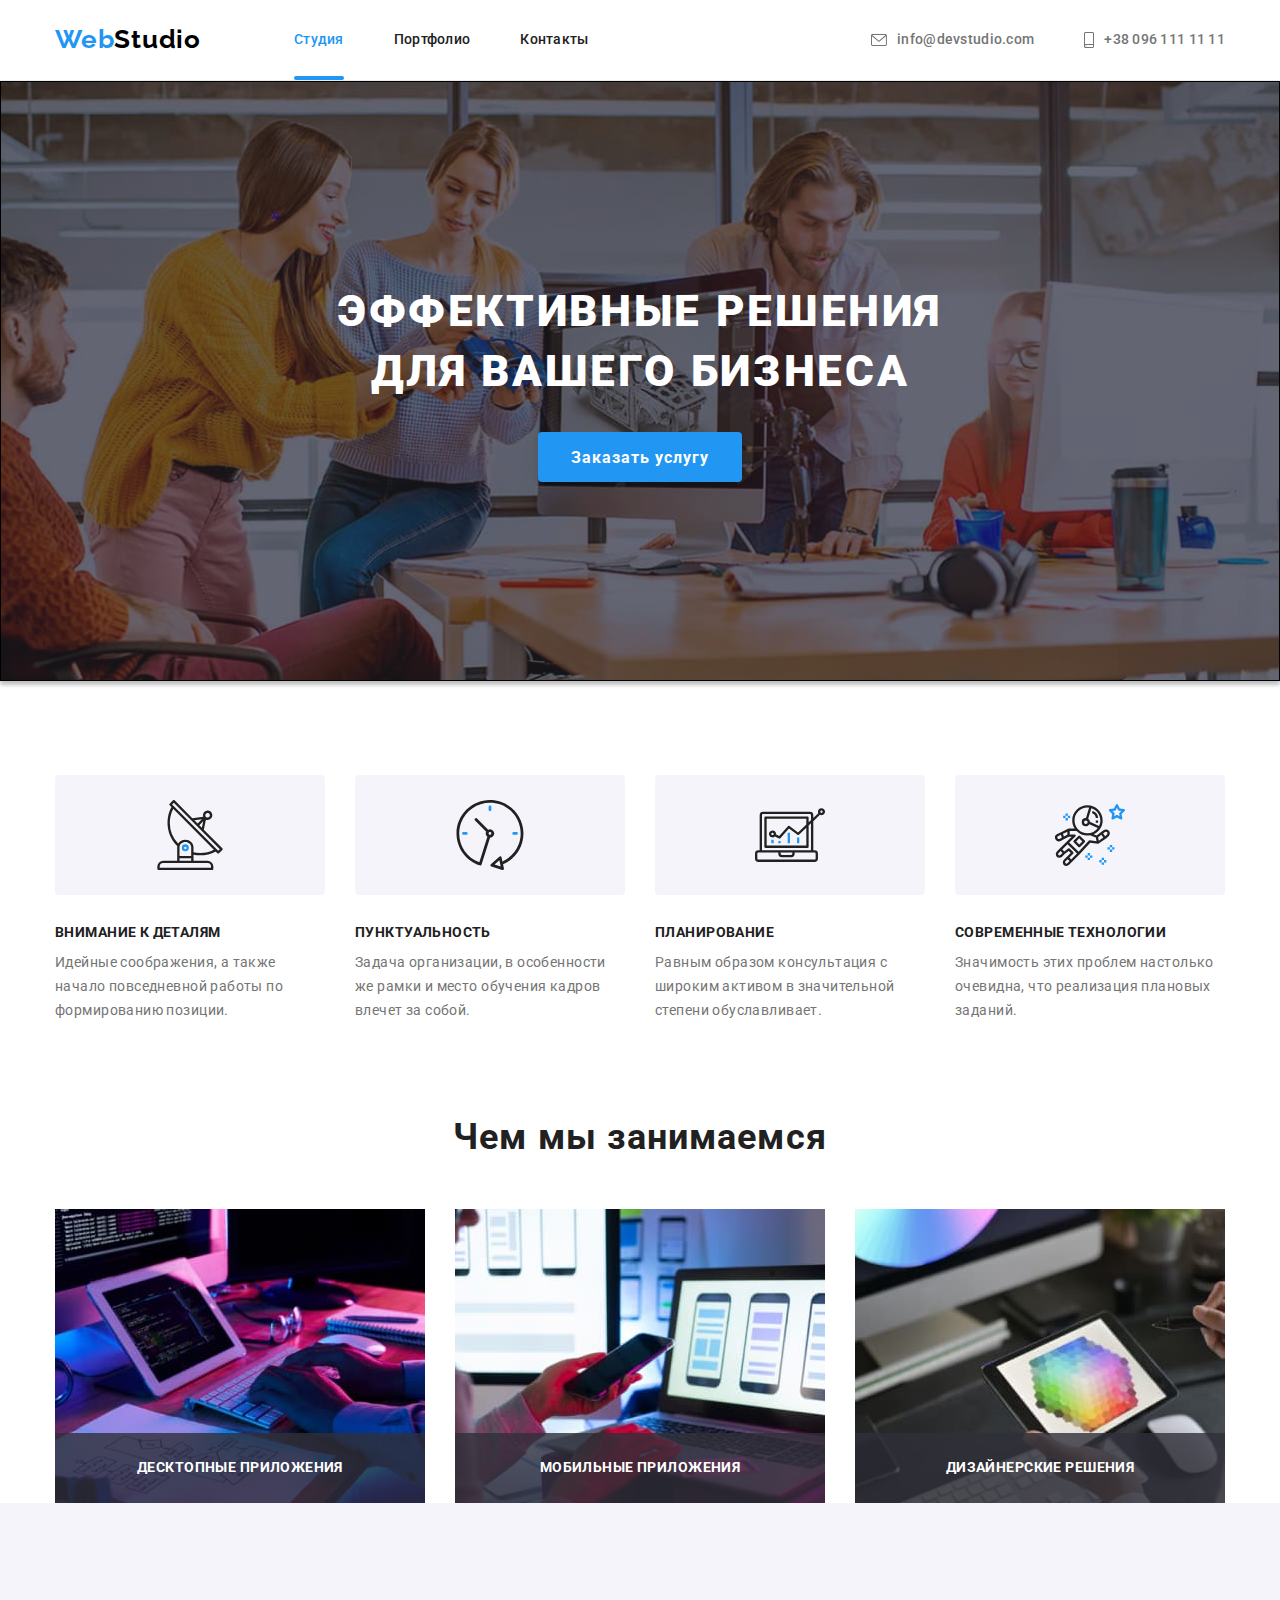
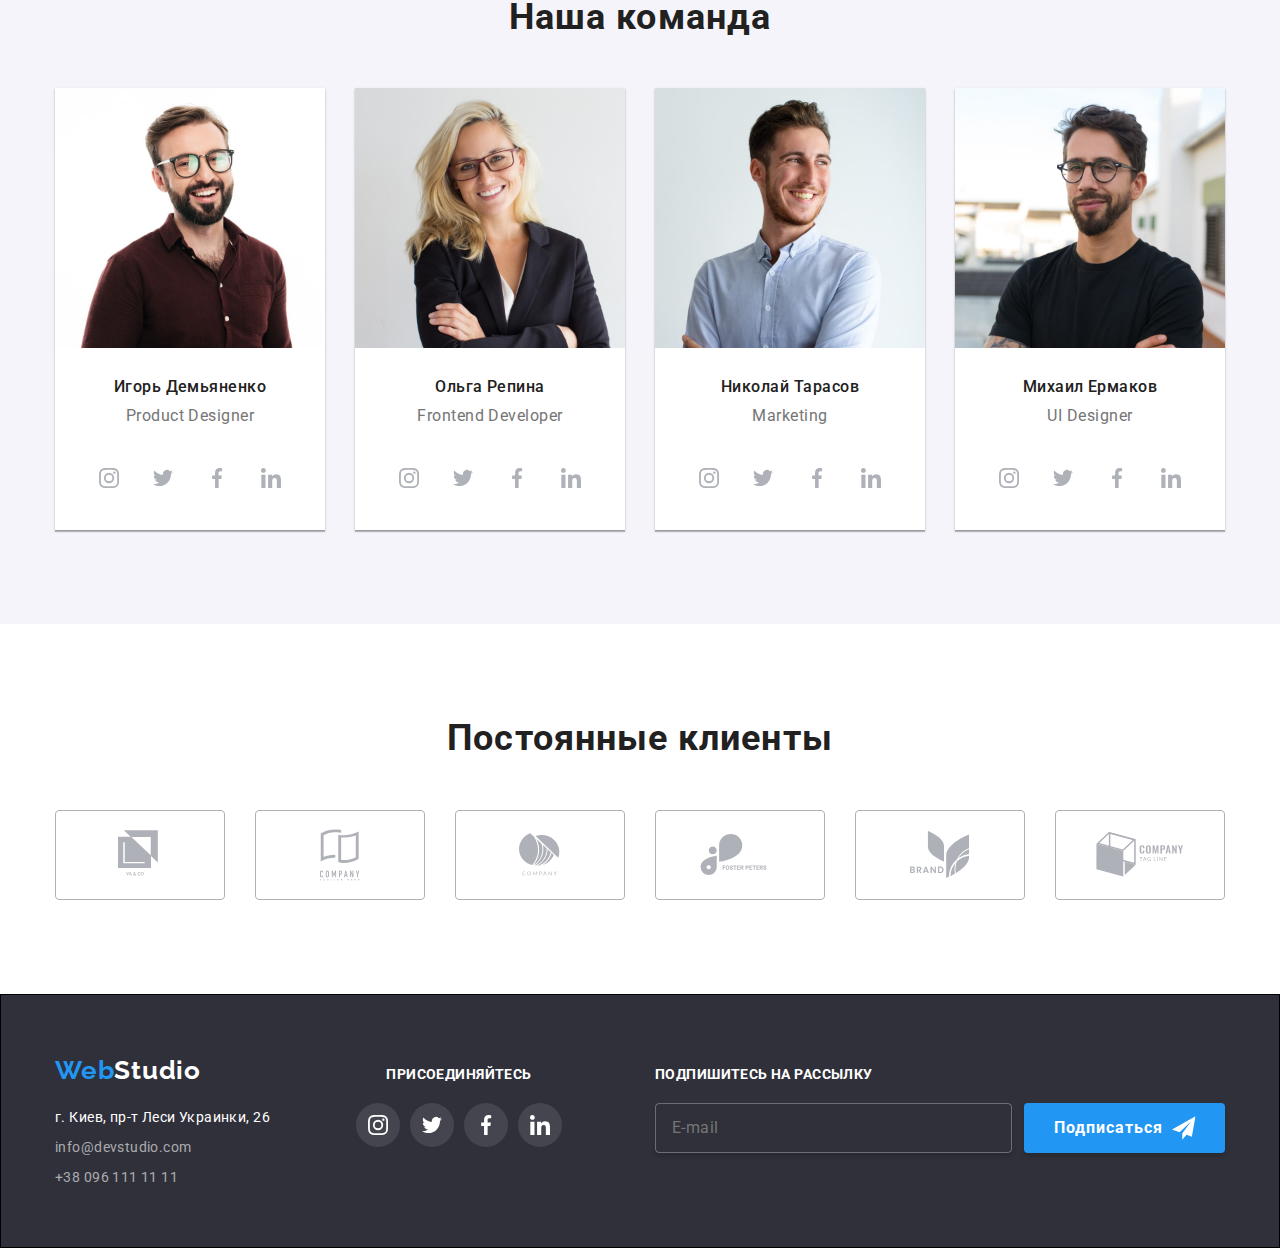
<file: index.html>
<!DOCTYPE html>
<html lang="ru">
  <head>
    <meta charset="UTF-8" />
    <meta name="viewport" content="width=device-width, initial-scale=1.0" />
    <link rel="preconnect" href="https://fonts.gstatic.com" />
    <link
      href="https://fonts.googleapis.com/css2?family=Raleway:wght@700&family=Roboto:wght@400;500;700;900&display=swap"
      rel="stylesheet"
    />
    <link
      rel="stylesheet"
      href="https://cdnjs.cloudflare.com/ajax/libs/modern-normalize/1.0.0/modern-normalize.min.css"
    />
    <link rel="stylesheet" href="./css/main.min.css" />
    <title>goit-markup-hw-08</title>
  </head>
  <body>
    <!--page-header-->
    <header class="page-header">
      <div class="container page-header__container">
        <!-- logo -->
        <a class="logo page-header__logo" href="./index.html">
          <span class="logo__web">Web</span
          ><span class="logo__studio">Studio</span>
        </a>

        <!-- button menu -->
        <button
          type="button"
          class="menu-button"
          aria-expanded="false"
          aria-controls="menu-container"
          data-menu-button
        >
          <svg
            width="40"
            height="40"
            aria-label="Переключатель мобильного меню"
          >
            <use
              class="menu-button__close"
              href="./images/sprite.svg#close"
            ></use>
            <use
              class="menu-button__burger"
              href="./images/sprite.svg#burger"
            ></use>
          </svg>
        </button>

        <!-- navigation for site -->
        <div class="menu-container" id="menu-container" data-menu>
          <nav class="navigation">
            <ul class="navigation__items list">
              <li class="navigation__item">
                <a
                  class="navigation__link navigation__link--current"
                  href="./index.html"
                  >Студия</a
                >
              </li>
              <li class="navigation__item">
                <a class="navigation__link" href="./portfolio.html"
                  >Портфолио</a
                >
              </li>
              <li class="navigation__item">
                <a class="navigation__link" href="#">Контакты</a>
              </li>
            </ul>
          </nav>
          <!-- contacts-top -->
          <ul class="contacts-top list">
            <li class="contacts-top__item">
              <a class="contacts-top__link" href="mailto:info@devstudio.com">
                <svg class="contacts-top__envelope">
                  <use href="./images/sprite.svg#icon-envelope"></use></svg
                >info@devstudio.com</a
              >
            </li>
            <li class="contacts-top__item">
              <a class="contacts-top__link" href="tel:+380961111111">
                <svg class="contacts-top__smartphone">
                  <use href="./images/sprite.svg#icon-smartphone"></use></svg
                >+38 096 111 11 11</a
              >
            </li>
          </ul>
        </div>
      </div>
    </header>

    <!--MAIN CONTAINER-->
    <main>
      <!--hero-->
      <section class="hero">
        <h1 class="hero__title">
          Эффективные решения <br />
          для вашего бизнеса
        </h1>
        <button type="button" class="prymary-btn" data-modal-open>
          Заказать услугу
        </button>
      </section>

      <!--features-->
      <section class="section features">
        <h2 class="section__title visually-hidden">Особенности</h2>
        <div class="container">
          <ul class="features__items list">
            <li class="features__item">
              <div class="features__thumb">
                <svg class="features__icon" width="70px" height="70px">
                  <use href="./images/sprite.svg#icon-antenna"></use>
                </svg>
              </div>
              <h3 class="features__title">Внимание к деталям</h3>
              <p class="features__text">
                Идейные соображения, а также начало повседневной работы по
                формированию позиции.
              </p>
            </li>

            <li class="features__item">
              <div class="features__thumb">
                <svg class="features__icon" width="70px" height="70px">
                  <use href="./images/sprite.svg#icon-clock"></use>
                </svg>
              </div>
              <h3 class="features__title">Пунктуальность</h3>
              <p class="features__text">
                Задача организации, в особенности же рамки и место обучения
                кадров влечет за собой.
              </p>
            </li>

            <li class="features__item">
              <div class="features__thumb">
                <svg class="features__icon" width="70px" height="70px">
                  <use href="./images/sprite.svg#icon-diagram"></use>
                </svg>
              </div>
              <h3 class="features__title">Планирование</h3>
              <p class="features__text">
                Равным образом консультация с широким активом в значительной
                степени обуславливает.
              </p>
            </li>

            <li class="features__item">
              <div class="features__thumb">
                <svg class="features__icon" width="70px" height="70px">
                  <use href="./images/sprite.svg#icon-astronaut"></use>
                </svg>
              </div>
              <h3 class="features__title">Современные технологии</h3>
              <p class="features__text">
                Значимость этих проблем настолько очевидна, что реализация
                плановых заданий.
              </p>
            </li>
          </ul>
        </div>
      </section>

      <!--our-works-->
      <section class="section our-works">
        <div class="container">
          <h2 class="section__title">Чем мы занимаемся</h2>

          <ul class="our-works__items list">
            <li class="our-works__item">
              <div class="our-works__overlay">
                <h3 class="our-works__title">Десктопные приложения</h3>
              </div>
              <img
                src="./images/img-1.jpg"
                alt="изображение компютера"
                width="370"
                height="294"
              />
            </li>

            <li class="our-works__item">
              <div class="our-works__overlay">
                <h3 class="our-works__title">Мобильные приложения</h3>
              </div>
              <img
                src="./images/img-2.jpg"
                alt="изображение телефона"
                width="370"
                height="294"
              />
            </li>

            <li class="our-works__item">
              <div class="our-works__overlay">
                <h3 class="our-works__title">Дизайнерские решения</h3>
              </div>
              <img
                src="./images/img-3.jpg"
                alt="изображение планшета"
                width="370"
                height="294"
              />
            </li>
          </ul>
        </div>
      </section>

      <!-- our-team -->
      <section class="section our-team">
        <div class="container">
          <h2 class="section__title our-team__title">Наша команда</h2>
          <ul class="our-team__items list">
            <li class="our-team__item">
              <img
                class="our-team__photo"
                src="./images/ИгорьДемьяненко.jpg"
                alt="Фото Игоря Демьяненко"
                width="270"
                height="260"
              />
              <h3 class="our-team__name">Игорь Демьяненко</h3>
              <p class="our-team__profession">Product Designer</p>

              <div class="our-team__socials-container">
                <ul class="socials list">
                  <li class="socials__item">
                    <a class="socials__site socials__site--gray" href="#">
                      <svg width="20" height="20">
                        <use href="./images/sprite.svg#icon-instagram"></use>
                      </svg>
                    </a>
                  </li>
                  <li class="socials__item">
                    <a class="socials__site socials__site--gray" href="#">
                      <svg width="20" height="20">
                        <use href="./images/sprite.svg#icon-twitter"></use>
                      </svg>
                    </a>
                  </li>
                  <li class="socials__item">
                    <a class="socials__site socials__site--gray" href="#">
                      <svg width="20" height="20">
                        <use href="./images/sprite.svg#icon-facebook"></use>
                      </svg>
                    </a>
                  </li>
                  <li class="socials__item">
                    <a class="socials__site socials__site--gray" href="#">
                      <svg width="20" height="20">
                        <use href="./images/sprite.svg#icon-linkedin"></use>
                      </svg>
                    </a>
                  </li>
                </ul>
              </div>
            </li>
            <li class="our-team__item">
              <img
                class="our-team__photo"
                src="./images/ОльгаРепина.jpg"
                alt="Фото Ольги Репиной"
                width="270"
                height="260"
              />
              <h3 class="our-team__name">Ольга Репина</h3>
              <p class="our-team__profession">Frontend Developer</p>
              <div class="our-team__socials-container">
                <ul class="socials list">
                  <li class="socials__item">
                    <a class="socials__site socials__site--gray" href="#">
                      <svg width="20" height="20">
                        <use href="./images/sprite.svg#icon-instagram"></use>
                      </svg>
                    </a>
                  </li>
                  <li class="socials__item">
                    <a class="socials__site socials__site--gray" href="#">
                      <svg width="20" height="20">
                        <use href="./images/sprite.svg#icon-twitter"></use>
                      </svg>
                    </a>
                  </li>
                  <li class="socials__item">
                    <a class="socials__site socials__site--gray" href="#">
                      <svg width="20" height="20">
                        <use href="./images/sprite.svg#icon-facebook"></use>
                      </svg>
                    </a>
                  </li>
                  <li class="socials__item">
                    <a class="socials__site socials__site--gray" href="#">
                      <svg width="20" height="20">
                        <use href="./images/sprite.svg#icon-linkedin"></use>
                      </svg>
                    </a>
                  </li>
                </ul>
              </div>
            </li>
            <!-- Николай Тарасов -->
            <li class="our-team__item">
              <img
                class="our-team__photo"
                src="./images/НиколайТарасов.jpg"
                alt="Фото Николая Тарасова"
                width="270"
                height="260"
              />
              <h3 class="our-team__name">Николай Тарасов</h3>
              <p class="our-team__profession">Marketing</p>
              <div class="our-team__socials-container">
                <ul class="socials list">
                  <li class="socials__item">
                    <a class="socials__site socials__site--gray" href="#">
                      <svg width="20" height="20">
                        <use href="./images/sprite.svg#icon-instagram"></use>
                      </svg>
                    </a>
                  </li>
                  <li class="socials__item">
                    <a class="socials__site socials__site--gray" href="#">
                      <svg width="20" height="20">
                        <use href="./images/sprite.svg#icon-twitter"></use>
                      </svg>
                    </a>
                  </li>
                  <li class="socials__item">
                    <a class="socials__site socials__site--gray" href="#">
                      <svg width="20" height="20">
                        <use href="./images/sprite.svg#icon-facebook"></use>
                      </svg>
                    </a>
                  </li>
                  <li class="socials__item">
                    <a class="socials__site socials__site--gray" href="#">
                      <svg width="20" height="20">
                        <use href="./images/sprite.svg#icon-linkedin"></use>
                      </svg>
                    </a>
                  </li>
                </ul>
              </div>
            </li>
            <!-- Михаил Ермаков -->
            <li class="our-team__item">
              <img
                class="our-team__photo"
                src="./images/МихаилЕрмаков.jpg"
                alt="Фото Михаила Ермакова"
                width="270"
                height="260"
              />
              <h3 class="our-team__name">Михаил Ермаков</h3>
              <p class="our-team__profession">UI Designer</p>
              <div class="our-team__socials-container">
                <ul class="socials list">
                  <li class="socials__item">
                    <a class="socials__site socials__site--gray" href="#">
                      <svg width="20" height="20">
                        <use href="./images/sprite.svg#icon-instagram"></use>
                      </svg>
                    </a>
                  </li>
                  <li class="socials__item">
                    <a class="socials__site socials__site--gray" href="#">
                      <svg width="20" height="20">
                        <use href="./images/sprite.svg#icon-twitter"></use>
                      </svg>
                    </a>
                  </li>
                  <li class="socials__item">
                    <a class="socials__site socials__site--gray" href="#">
                      <svg width="20" height="20">
                        <use href="./images/sprite.svg#icon-facebook"></use>
                      </svg>
                    </a>
                  </li>
                  <li class="socials__item">
                    <a class="socials__site socials__site--gray" href="#">
                      <svg width="20" height="20">
                        <use href="./images/sprite.svg#icon-linkedin"></use>
                      </svg>
                    </a>
                  </li>
                </ul>
              </div>
            </li>
          </ul>
        </div>
      </section>

      <!--regular-clients-->
      <section class="section clients">
        <div class="container">
          <h2 class="section__title">Постоянные клиенты</h2>

          <ul class="clients__items list">
            <li class="clients__item">
              <a class="clients__company" href="#">
                <svg width="44" height="49">
                  <use href="./images/sprite.svg#icon-yaco"></use>
                </svg>
              </a>
            </li>

            <li class="clients__item">
              <a class="clients__company" href="#">
                <svg width="40" height="52">
                  <use href="./images/sprite.svg#icon-taglinehere"></use>
                </svg>
              </a>
            </li>

            <li class="clients__item">
              <a class="clients__company" href="#">
                <svg width="41" height="43">
                  <use href="./images/sprite.svg#icon-company"></use>
                </svg>
              </a>
            </li>

            <li class="clients__item">
              <a class="clients__company" href="#">
                <svg width="80" height="42">
                  <use href="./images/sprite.svg#icon-foster-peters"></use>
                </svg>
              </a>
            </li>

            <li class="clients__item">
              <a class="clients__company" href="#">
                <svg width="59" height="47">
                  <use href="./images/sprite.svg#icon-brand"></use>
                </svg>
              </a>
            </li>

            <li class="clients__item">
              <a class="clients__company" href="#">
                <svg width="88" height="45">
                  <use href="./images/sprite.svg#icon-tag-line"></use>
                </svg>
              </a>
            </li>
          </ul>
        </div>
      </section>
    </main>

    <!--page-footer-->
    <footer class="page-footer">
      <div class="container page-footer__container">
        <div class="page-footer__info">
          <!-- logo -->
          <a class="logo page-footer__logo" href="./index.html">
            <span class="logo__web">Web</span
            ><span class="logo__studio logo__studio--white">Studio</span>
          </a>
          <!-- contacts-bottom -->
          <ul class="contacts-bottom list">
            <li class="contacts-bottom__item contacts-bottom__location">
              г. Киев, пр-т Леси Украинки, 26
            </li>
            <li class="contacts-bottom__item">
              <a class="contacts-bottom__link" href="mailto:info@devstudio.com"
                >info@devstudio.com
              </a>
            </li>
            <li class="contacts-bottom__item">
              <a class="contacts-bottom__link" href="tel:+380961111111">
                +38 096 111 11 11
              </a>
            </li>
          </ul>
        </div>
        <!-- socials-net -->
        <div class="socials-footer">
          <h3 class="socials-footer__title">присоединяйтесь</h3>
          <ul class="socials list">
            <li class="socials__item">
              <a class="socials__site socials__site--white" href="#">
                <svg width="20" height="20">
                  <use href="./images/sprite.svg#icon-instagram"></use>
                </svg>
              </a>
            </li>
            <li class="socials__item">
              <a class="socials__site socials__site--white" href="#">
                <svg width="20" height="20">
                  <use href="./images/sprite.svg#icon-twitter"></use>
                </svg>
              </a>
            </li>
            <li class="socials__item">
              <a class="socials__site socials__site--white" href="#">
                <svg width="20" height="20">
                  <use href="./images/sprite.svg#icon-facebook"></use>
                </svg>
              </a>
            </li>
            <li class="socials__item">
              <a class="socials__site socials__site--white" href="#">
                <svg width="20" height="20">
                  <use href="./images/sprite.svg#icon-linkedin"></use>
                </svg>
              </a>
            </li>
          </ul>
        </div>
        <!-- subscription -->
        <div class="subscription">
          <p class="subscription__title">Подпишитесь на рассылку</p>
          <form class="subscription__form">
            <label for="subscription" class="visually-hidden">
              Електронная почта
            </label>
            <input
              class="subscription__input"
              type="email"
              name="subscription"
              id="subscription"
              placeholder="E-mail"
            />
            <button
              class="button-subscription subscription__button-subscription"
              type="submit"
            >
              Подписаться
              <svg class="button-subscription__icon" width="24" height="24">
                <use href="./images/sprite.svg#icon-telegram-icon-send-1"></use>
              </svg>
            </button>
          </form>
        </div>
      </div>
    </footer>
    <!-- modal -->
    <div class="backdrop is-hidden" data-modal>
      <div class="modal">
        <button
          class="modal-close"
          aria-label="close"
          type="button"
          data-modal-close
        >
          <svg width="11" height="11">
            <use href="./images/sprite.svg#icon-Vector"></use>
          </svg>
        </button>
        <span class="modal__title"
          >Оставьте свои данные, мы вам перезвоним</span
        >
        <form>
          <div class="modal__form-info">
            <label for="name" class="modal__form-client">
              <span class="modal__form-title">Имя</span>
              <input
                class="modal__form-input"
                name="name"
                type="text"
                id="name"
              />
              <svg class="modal__form-icon" width="18" height="18">
                <use href="./images/sprite.svg#icon-person-black"></use>
              </svg>
            </label>
            <label for="tel" class="modal__form-client">
              <span class="modal__form-title">Телефон</span>
              <input class="modal__form-input" name="tel" type="tel" id="tel" />
              <svg class="modal__form-icon" width="18" height="18">
                <use href="./images/sprite.svg#icon-phone-black"></use>
              </svg>
            </label>
            <label for="email" class="modal__form-client">
              <span class="modal__form-title">Почта</span>
              <input
                class="modal__form-input"
                name="email"
                type="email"
                id="email"
              />
              <svg class="modal__form-icon" width="18" height="18">
                <use href="./images/sprite.svg#icon-email-black"></use>
              </svg>
            </label>
            <label class="modal__form-client">
              <span class="modal__form-title">Комментарий</span>
              <textarea
                class="modal__form-textarea"
                name="comment"
                placeholder="Введите текст"
              ></textarea>
            </label>
          </div>
          <!-- checkbox -->
          <label class="modal__check">
            <input
              class="modal__check-input visually-hidden"
              name="checkbox"
              type="checkbox"
              value="consent"
            />
            <span class="modal__check-icon">
              <svg width="16" height="15">
                <use href="./images/sprite.svg#icon-check"></use>
              </svg>
            </span>
            <span class="modal__check-agreement"
              >Соглашаюсь с рассылкой и принимаю<a
                class="modal__check-link"
                href="#"
                >Условия договора</a
              >
            </span>
          </label>
          <button class="button-submit modal__button-submit" type="submit">
            Отправить
          </button>
        </form>
      </div>
    </div>

    <script src="./js/menu.js"></script>
    <script src="./js/modal.js"></script>
    <!-- <script src="./js/form.js"></script> -->
  </body>
</html>
</file>
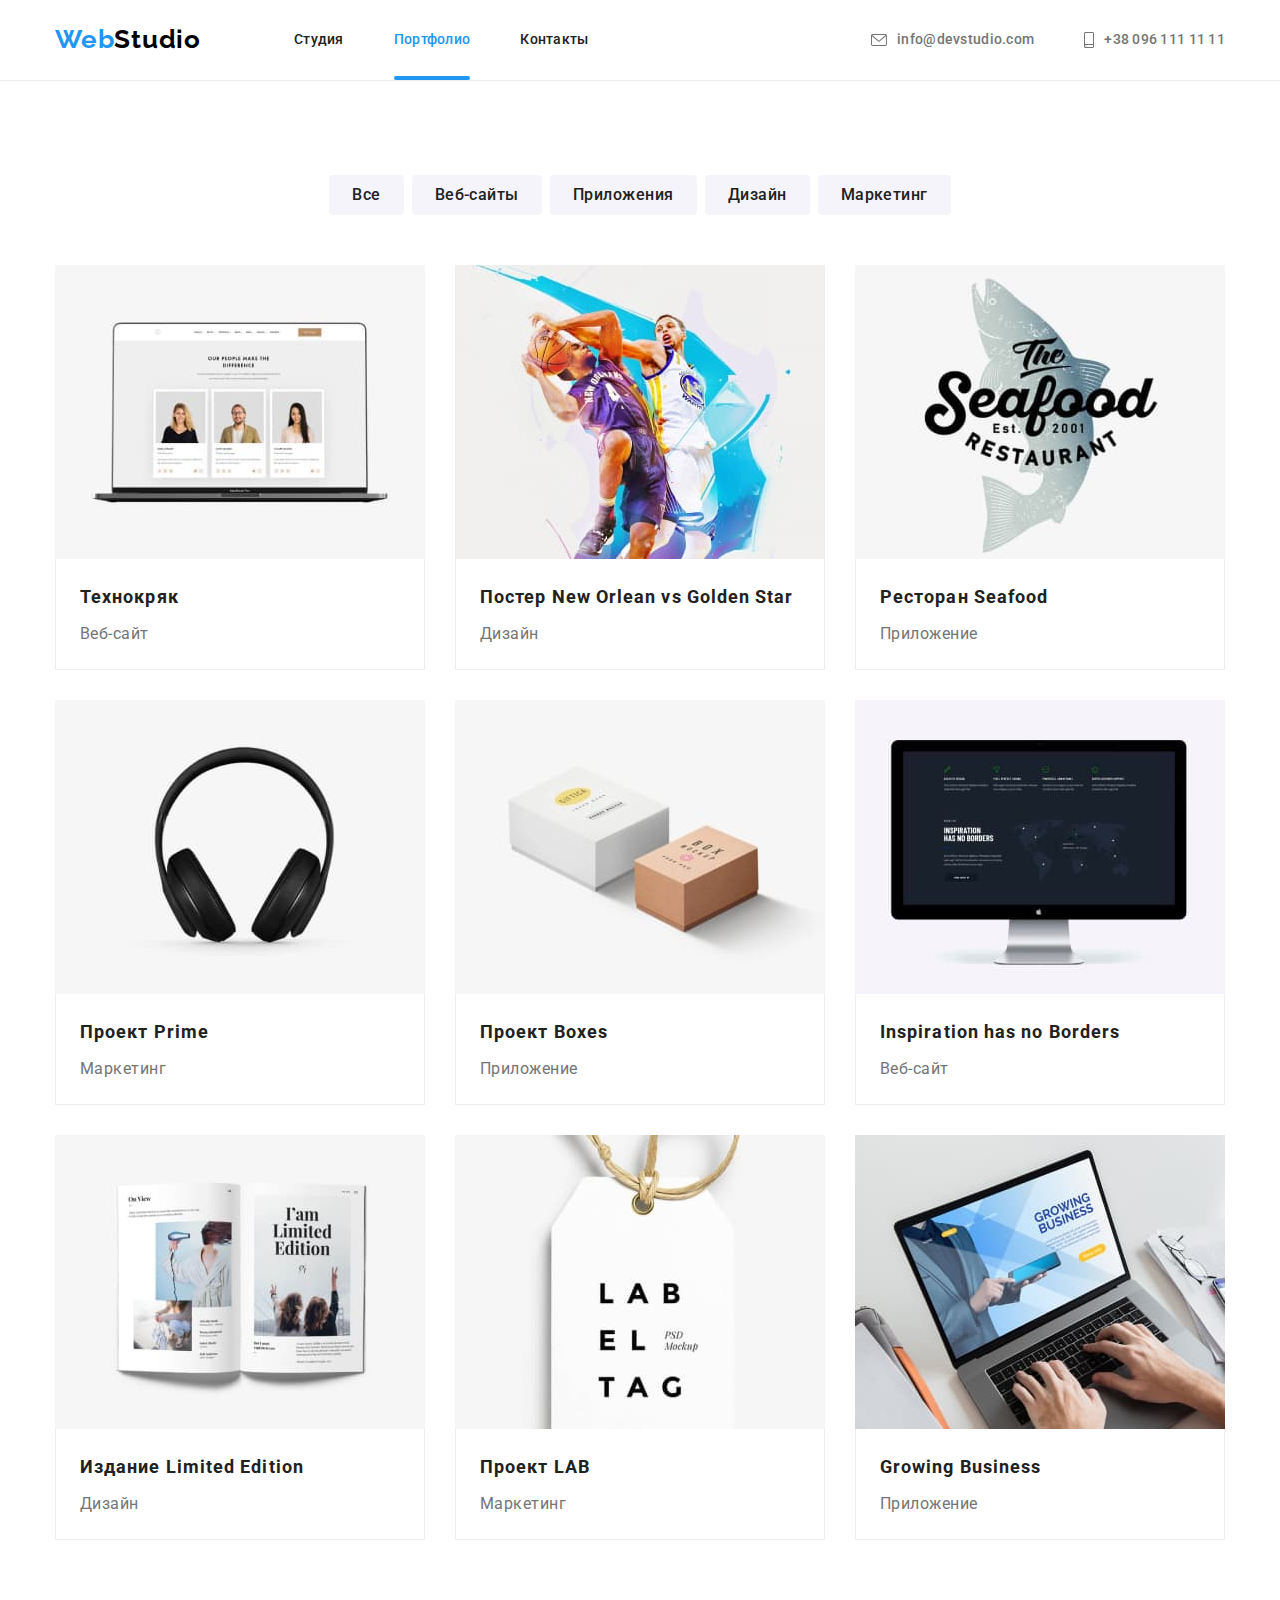
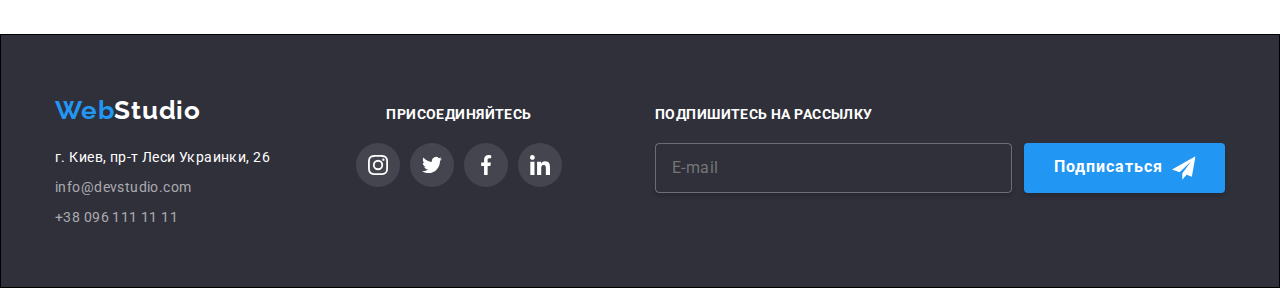
<file: portfolio.html>
<!DOCTYPE html>
<html lang="ru">
  <head>
    <meta charset="UTF-8" />
    <meta name="viewport" content="width=device-width, initial-scale=1.0" />
    <link rel="preconnect" href="https://fonts.gstatic.com" />
    <link
      href="https://fonts.googleapis.com/css2?family=Raleway:wght@700&family=Roboto:wght@400;500;700;900&display=swap"
      rel="stylesheet"
    />
    <link
      rel="stylesheet"
      href="https://cdnjs.cloudflare.com/ajax/libs/modern-normalize/1.0.0/modern-normalize.min.css"
    />
    <link rel="stylesheet" href="./css/main.min.css" />
    <title>goit-markup-hw-portfolio</title>
  </head>
  <body>
    <!--page-header-->
    <header class="page-header">
      <div class="container page-header__container">
        <!-- logo -->
        <a class="logo page-header__logo" href="./index.html">
          <span class="logo__web">Web</span
          ><span class="logo__studio">Studio</span>
        </a>
        <!-- button menu -->
        <button
          type="button"
          class="menu-button"
          aria-expanded="false"
          aria-controls="menu-container"
          data-menu-button
        >
          <svg
            width="40"
            height="40"
            aria-label="Переключатель мобильного меню"
          >
            <use
              class="menu-button__close"
              href="./images/sprite.svg#close"
            ></use>
            <use
              class="menu-button__burger"
              href="./images/sprite.svg#burger"
            ></use>
          </svg>
        </button>
        <!-- navigation for site -->
        <div class="menu-container" id="menu-container" data-menu>
          <nav class="navigation">
            <ul class="navigation__items list">
              <li class="navigation__item">
                <a class="navigation__link" href="./index.html">Студия</a>
              </li>
              <li class="navigation__item">
                <a
                  class="navigation__link navigation__link--current"
                  href="./portfolio.html"
                  >Портфолио</a
                >
              </li>
              <li class="navigation__item">
                <a class="navigation__link" href="#">Контакты</a>
              </li>
            </ul>
          </nav>
          <!-- contacts-top -->
          <ul class="contacts-top list">
            <li class="contacts-top__item">
              <a class="contacts-top__link" href="mailto:info@devstudio.com">
                <svg class="contacts-top__envelope">
                  <use href="./images/sprite.svg#icon-envelope"></use></svg
                >info@devstudio.com</a
              >
            </li>
            <li class="contacts-top__item">
              <a class="contacts-top__link" href="tel:+380961111111">
                <svg class="contacts-top__smartphone">
                  <use href="./images/sprite.svg#icon-smartphone"></use></svg
                >+38 096 111 11 11</a
              >
            </li>
          </ul>
        </div>
      </div>
    </header>

    <main>
      <!--portfolio-->
      <section class="portfolio">
        <!--filtres-->
        <div class="container">
          <ul class="filtres list">
            <li class="filtres__item">
              <button class="filtres__btn" type="button">Все</button>
            </li>
            <li class="filtres__item">
              <button class="filtres__btn" type="button">Веб-сайты</button>
            </li>
            <li class="filtres__item">
              <button class="filtres__btn" type="button">Приложения</button>
            </li>
            <li class="filtres__item">
              <button class="filtres__btn" type="button">Дизайн</button>
            </li>
            <li class="filtres__item">
              <button class="filtres__btn" type="button">Маркетинг</button>
            </li>
          </ul>

          <!--content-->
          <ul class="content list">
            <li class="content__item">
              <a href="#">
                <div class="content__product">
                  <picture>
                    <source
                      srcset="
                        ./images/mobile/portfolio/portfolio1/img@1x.jpg 1x,
                        ./images/mobile/portfolio/portfolio1/img@2x.jpg 2x,
                        ./images/mobile/portfolio/portfolio1/img@3x.jpg 3x
                      "
                      media="(max-width: 767px)"
                    />
                    <source
                      srcset="
                        ./images/desktop/portfolio/portfolio1/img@1x.jpg 1x,
                        ./images/desktop/portfolio/portfolio1/img@2x.jpg 2x,
                        ./images/desktop/portfolio/portfolio1/img@3x.jpg 3x
                      "
                      media="(min-width: 1200px)"
                    />
                    <source
                      srcset="
                        ./images/tablet/portfolio/portfolio1/img@1x.jpg 1x,
                        ./images/tablet/portfolio/portfolio1/img@2x.jpg 2x,
                        ./images/tablet/portfolio/portfolio1/img@3x.jpg 3x
                      "
                      media="(min-width: 768px)"
                    />

                    <img
                      class="content__pic"
                      src="./images/desktop/portfolio/portfolio1/img@1x.jpg"
                      alt="Технокряк. Веб-сайт"
                    />
                  </picture>
                  <div class="content__overlay">
                    <p class="content__text">
                      Технокряк это современная площадка распространения
                      коронавируса. Компании используют эту платформу для
                      цифрового шпионажа и атак на защищённые сервера
                      конкурентов.
                    </p>
                  </div>
                </div>
                <div class="content__card">
                  <h2 class="content__title">Технокряк</h2>
                  <p class="content__site">Веб-сайт</p>
                </div>
              </a>
            </li>

            <li class="content__item">
              <a href="#">
                <div class="content__product">
                  <div class="content__overlay">
                    <p class="content__text">
                      Технокряк это современная площадка распространения
                      коронавируса. Компании используют эту платформу для
                      цифрового шпионажа и атак на защищённые сервера
                      конкурентов.
                    </p>
                  </div>
                  <picture>
                    <source
                      srcset="
                        ./images/mobile/portfolio/portfolio2/img@1x.jpg 1x,
                        ./images/mobile/portfolio/portfolio2/img@2x.jpg 2x,
                        ./images/mobile/portfolio/portfolio2/img@3x.jpg 3x
                      "
                      media="(max-width: 767px)"
                    />
                    <source
                      srcset="
                        ./images/desktop/portfolio/portfolio2/img@1x.jpg 1x,
                        ./images/desktop/portfolio/portfolio2/img@2x.jpg 2x,
                        ./images/desktop/portfolio/portfolio2/img@3x.jpg 3x
                      "
                      media="(min-width: 1200px)"
                    />
                    <source
                      srcset="
                        ./images/tablet/portfolio/portfolio2/img@1x.jpg 1x,
                        ./images/tablet/portfolio/portfolio2/img@2x.jpg 2x,
                        ./images/tablet/portfolio/portfolio2/img@3x.jpg 3x
                      "
                      media="(min-width: 768px)"
                    />

                    <img
                      class="content__pic"
                      src="./images/desktop/portfolio/portfolio2/img@1x.jpg"
                      alt="Постер New Orlean vs Golden Star. Дизайн"
                    />
                  </picture>
                </div>
                <div class="content__card">
                  <h2 class="content__title">
                    Постер New Orlean vs Golden Star
                  </h2>
                  <p class="content__site">Дизайн</p>
                </div>
              </a>
            </li>

            <li class="content__item">
              <a href="#">
                <div class="content__product">
                  <div class="content__overlay">
                    <p class="content__text">
                      Технокряк это современная площадка распространения
                      коронавируса. Компании используют эту платформу для
                      цифрового шпионажа и атак на защищённые сервера
                      конкурентов.
                    </p>
                  </div>
                  <picture>
                    <source
                      srcset="
                        ./images/mobile/portfolio/portfolio3/img@1x.jpg 1x,
                        ./images/mobile/portfolio/portfolio3/img@2x.jpg 2x,
                        ./images/mobile/portfolio/portfolio3/img@3x.jpg 3x
                      "
                      media="(max-width: 767px)"
                    />
                    <source
                      srcset="
                        ./images/desktop/portfolio/portfolio3/img@1x.jpg 1x,
                        ./images/desktop/portfolio/portfolio3/img@2x.jpg 2x,
                        ./images/desktop/portfolio/portfolio3/img@3x.jpg 3x
                      "
                      media="(min-width: 1200px)"
                    />
                    <source
                      srcset="
                        ./images/tablet/portfolio/portfolio3/img@1x.jpg 1x,
                        ./images/tablet/portfolio/portfolio3/img@2x.jpg 2x,
                        ./images/tablet/portfolio/portfolio3/img@3x.jpg 3x
                      "
                      media="(min-width: 768px)"
                    />

                    <img
                      class="content__pic"
                      src="./images/desktop/portfolio/portfolio3/img@1x.jpg"
                      alt="Ресторан Seafood. Приложение"
                    />
                  </picture>
                </div>
                <div class="content__card">
                  <h2 class="content__title">Ресторан Seafood</h2>
                  <p class="content__site">Приложение</p>
                </div>
              </a>
            </li>

            <li class="content__item">
              <a href="#">
                <div class="content__product">
                  <div class="content__overlay">
                    <p class="content__text">
                      Технокряк это современная площадка распространения
                      коронавируса. Компании используют эту платформу для
                      цифрового шпионажа и атак на защищённые сервера
                      конкурентов.
                    </p>
                  </div>
                  <picture>
                    <source
                      srcset="
                        ./images/mobile/portfolio/portfolio4/img@1x.jpg 1x,
                        ./images/mobile/portfolio/portfolio4/img@2x.jpg 2x,
                        ./images/mobile/portfolio/portfolio4/img@3x.jpg 3x
                      "
                      media="(max-width: 767px)"
                    />
                    <source
                      srcset="
                        ./images/desktop/portfolio/portfolio4/img@1x.jpg 1x,
                        ./images/desktop/portfolio/portfolio4/img@2x.jpg 2x,
                        ./images/desktop/portfolio/portfolio4/img@3x.jpg 3x
                      "
                      media="(min-width: 1200px)"
                    />
                    <source
                      srcset="
                        ./images/tablet/portfolio/portfolio4/img@1x.jpg 1x,
                        ./images/tablet/portfolio/portfolio4/img@2x.jpg 2x,
                        ./images/tablet/portfolio/portfolio4/img@3x.jpg 3x
                      "
                      media="(min-width: 768px)"
                    />

                    <img
                      class="content__pic"
                      src="./images/desktop/portfolio/portfolio4/img@1x.jpg"
                      alt="Проект Prime. Маркетинг"
                    />
                  </picture>
                </div>
                <div class="content__card">
                  <h2 class="content__title">Проект Prime</h2>
                  <p class="content__site">Маркетинг</p>
                </div>
              </a>
            </li>

            <li class="content__item">
              <a href="#">
                <div class="content__product">
                  <div class="content__overlay">
                    <p class="content__text">
                      Технокряк это современная площадка распространения
                      коронавируса. Компании используют эту платформу для
                      цифрового шпионажа и атак на защищённые сервера
                      конкурентов.
                    </p>
                  </div>
                  <picture>
                    <source
                      srcset="
                        ./images/mobile/portfolio/portfolio5/img@1x.jpg 1x,
                        ./images/mobile/portfolio/portfolio5/img@2x.jpg 2x,
                        ./images/mobile/portfolio/portfolio5/img@3x.jpg 3x
                      "
                      media="(max-width: 767px)"
                    />
                    <source
                      srcset="
                        ./images/desktop/portfolio/portfolio5/img@1x.jpg 1x,
                        ./images/desktop/portfolio/portfolio5/img@2x.jpg 2x,
                        ./images/desktop/portfolio/portfolio5/img@3x.jpg 3x
                      "
                      media="(min-width: 1200px)"
                    />
                    <source
                      srcset="
                        ./images/tablet/portfolio/portfolio5/img@1x.jpg 1x,
                        ./images/tablet/portfolio/portfolio5/img@2x.jpg 2x,
                        ./images/tablet/portfolio/portfolio5/img@3x.jpg 3x
                      "
                      media="(min-width: 768px)"
                    />

                    <img
                      class="content__pic"
                      src="./images/desktop/portfolio/portfolio5/img@1x.jpg"
                      alt="Проект Boxes. Приложение"
                    />
                  </picture>
                </div>
                <div class="content__card">
                  <h2 class="content__title">Проект Boxes</h2>
                  <p class="content__site">Приложение</p>
                </div>
              </a>
            </li>

            <li class="content__item">
              <a href="#">
                <div class="content__product">
                  <div class="content__overlay">
                    <p class="content__text">
                      Технокряк это современная площадка распространения
                      коронавируса. Компании используют эту платформу для
                      цифрового шпионажа и атак на защищённые сервера
                      конкурентов.
                    </p>
                  </div>
                  <picture>
                    <source
                      srcset="
                        ./images/mobile/portfolio/portfolio6/img@1x.jpg 1x,
                        ./images/mobile/portfolio/portfolio6/img@2x.jpg 2x,
                        ./images/mobile/portfolio/portfolio6/img@3x.jpg 3x
                      "
                      media="(max-width: 767px)"
                    />
                    <source
                      srcset="
                        ./images/desktop/portfolio/portfolio6/img@1x.jpg 1x,
                        ./images/desktop/portfolio/portfolio6/img@2x.jpg 2x,
                        ./images/desktop/portfolio/portfolio6/img@3x.jpg 3x
                      "
                      media="(min-width: 1200px)"
                    />
                    <source
                      srcset="
                        ./images/tablet/portfolio/portfolio6/img@1x.jpg 1x,
                        ./images/tablet/portfolio/portfolio6/img@2x.jpg 2x,
                        ./images/tablet/portfolio/portfolio6/img@3x.jpg 3x
                      "
                      media="(min-width: 768px)"
                    />

                    <img
                      class="content__pic"
                      src="./images/desktop/portfolio/portfolio6/img@1x.jpg"
                      alt="Inspiration has no Borders. Веб-сайт"
                    />
                  </picture>
                </div>
                <div class="content__card">
                  <h2 class="content__title">Inspiration has no Borders</h2>
                  <p class="content__site">Веб-сайт</p>
                </div>
              </a>
            </li>

            <li class="content__item">
              <a href="#">
                <div class="content__product">
                  <div class="content__overlay">
                    <p class="content__text">
                      Технокряк это современная площадка распространения
                      коронавируса. Компании используют эту платформу для
                      цифрового шпионажа и атак на защищённые сервера
                      конкурентов.
                    </p>
                  </div>
                  <picture>
                    <source
                      srcset="
                        ./images/mobile/portfolio/portfolio7/img@1x.jpg 1x,
                        ./images/mobile/portfolio/portfolio7/img@2x.jpg 2x,
                        ./images/mobile/portfolio/portfolio7/img@3x.jpg 3x
                      "
                      media="(max-width: 767px)"
                    />
                    <source
                      srcset="
                        ./images/desktop/portfolio/portfolio7/img@1x.jpg 1x,
                        ./images/desktop/portfolio/portfolio7/img@2x.jpg 2x,
                        ./images/desktop/portfolio/portfolio7/img@3x.jpg 3x
                      "
                      media="(min-width: 1200px)"
                    />
                    <source
                      srcset="
                        ./images/tablet/portfolio/portfolio7/img@1x.jpg 1x,
                        ./images/tablet/portfolio/portfolio7/img@2x.jpg 2x,
                        ./images/tablet/portfolio/portfolio7/img@3x.jpg 3x
                      "
                      media="(min-width: 768px)"
                    />

                    <img
                      class="content__pic"
                      src="./images/desktop/portfolio/portfolio7/img@1x.jpg"
                      alt="Издание Limited Edition. Дизайн"
                    />
                  </picture>
                </div>
                <div class="content__card">
                  <h2 class="content__title">Издание Limited Edition</h2>
                  <p class="content__site">Дизайн</p>
                </div>
              </a>
            </li>

            <li class="content__item">
              <a href="#">
                <div class="content__product">
                  <div class="content__overlay">
                    <p class="content__text">
                      Технокряк это современная площадка распространения
                      коронавируса. Компании используют эту платформу для
                      цифрового шпионажа и атак на защищённые сервера
                      конкурентов.
                    </p>
                  </div>
                  <picture>
                    <source
                      srcset="
                        ./images/mobile/portfolio/portfolio8/img@1x.jpg 1x,
                        ./images/mobile/portfolio/portfolio8/img@2x.jpg 2x,
                        ./images/mobile/portfolio/portfolio8/img@3x.jpg 3x
                      "
                      media="(max-width: 767px)"
                    />
                    <source
                      srcset="
                        ./images/desktop/portfolio/portfolio8/img@1x.jpg 1x,
                        ./images/desktop/portfolio/portfolio8/img@2x.jpg 2x,
                        ./images/desktop/portfolio/portfolio8/img@3x.jpg 3x
                      "
                      media="(min-width: 1200px)"
                    />
                    <source
                      srcset="
                        ./images/tablet/portfolio/portfolio8/img@1x.jpg 1x,
                        ./images/tablet/portfolio/portfolio8/img@2x.jpg 2x,
                        ./images/tablet/portfolio/portfolio8/img@3x.jpg 3x
                      "
                      media="(min-width: 768px)"
                    />

                    <img
                      class="content__pic"
                      src="./images/desktop/portfolio/portfolio8/img@1x.jpg"
                      alt="Проект LAB. Маркетинг"
                    />
                  </picture>
                </div>
                <div class="content__card">
                  <h2 class="content__title">Проект LAB</h2>
                  <p class="content__site">Маркетинг</p>
                </div>
              </a>
            </li>

            <li class="content__item">
              <a href="#">
                <div class="content__product">
                  <div class="content__overlay">
                    <p class="content__text">
                      Технокряк это современная площадка распространения
                      коронавируса. Компании используют эту платформу для
                      цифрового шпионажа и атак на защищённые сервера
                      конкурентов.
                    </p>
                  </div>
                  <picture>
                    <source
                      srcset="
                        ./images/mobile/portfolio/portfolio9/img@1x.jpg 1x,
                        ./images/mobile/portfolio/portfolio9/img@2x.jpg 2x,
                        ./images/mobile/portfolio/portfolio9/img@3x.jpg 3x
                      "
                      media="(max-width: 767px)"
                    />
                    <source
                      srcset="
                        ./images/desktop/portfolio/portfolio9/img@1x.jpg 1x,
                        ./images/desktop/portfolio/portfolio9/img@2x.jpg 2x,
                        ./images/desktop/portfolio/portfolio9/img@3x.jpg 3x
                      "
                      media="(min-width: 1200px)"
                    />
                    <source
                      srcset="
                        ./images/tablet/portfolio/portfolio9/img@1x.jpg 1x,
                        ./images/tablet/portfolio/portfolio9/img@2x.jpg 2x,
                        ./images/tablet/portfolio/portfolio9/img@3x.jpg 3x
                      "
                      media="(min-width: 768px)"
                    />

                    <img
                      class="content__pic"
                      src="./images/desktop/portfolio/portfolio9/img@1x.jpg"
                      alt="Growing Business. Приложение"
                    />
                  </picture>
                </div>
                <div class="content__card">
                  <h2 class="content__title">Growing Business</h2>
                  <p class="content__site">Приложение</p>
                </div>
              </a>
            </li>
          </ul>
        </div>
      </section>
    </main>

    <!--page-footer-->
    <footer class="page-footer">
      <div class="container page-footer__container">
        <div class="page-footer__info">
          <!-- logo -->
          <a class="logo page-footer__logo" href="./index.html">
            <span class="logo__web">Web</span
            ><span class="logo__studio logo__studio--white">Studio</span>
          </a>
          <!-- contacts-bottom -->
          <ul class="contacts-bottom list">
            <li class="contacts-bottom__item contacts-bottom__location">
              г. Киев, пр-т Леси Украинки, 26
            </li>
            <li class="contacts-bottom__item">
              <a class="contacts-bottom__link" href="mailto:info@devstudio.com"
                >info@devstudio.com
              </a>
            </li>
            <li class="contacts-bottom__item">
              <a class="contacts-bottom__link" href="tel:+380961111111">
                +38 096 111 11 11
              </a>
            </li>
          </ul>
        </div>
        <!-- socials-net -->
        <div class="socials-footer">
          <h3 class="socials-footer__title">присоединяйтесь</h3>
          <ul class="socials list">
            <li class="socials__item">
              <a class="socials__site socials__site--white" href="#">
                <svg width="20" height="20">
                  <use href="./images/sprite.svg#icon-instagram"></use>
                </svg>
              </a>
            </li>
            <li class="socials__item">
              <a class="socials__site socials__site--white" href="#">
                <svg width="20" height="20">
                  <use href="./images/sprite.svg#icon-twitter"></use>
                </svg>
              </a>
            </li>
            <li class="socials__item">
              <a class="socials__site socials__site--white" href="#">
                <svg width="20" height="20">
                  <use href="./images/sprite.svg#icon-facebook"></use>
                </svg>
              </a>
            </li>
            <li class="socials__item">
              <a class="socials__site socials__site--white" href="#">
                <svg width="20" height="20">
                  <use href="./images/sprite.svg#icon-linkedin"></use>
                </svg>
              </a>
            </li>
          </ul>
        </div>
        <!-- subscription -->
        <div class="subscription">
          <p class="subscription__title">Подпишитесь на рассылку</p>
          <form class="subscription__form">
            <label for="subscription" class="visually-hidden">
              Електронная почта
            </label>
            <input
              class="subscription__input"
              type="email"
              name="subscription"
              id="subscription"
              placeholder="E-mail"
            />
            <button
              class="button-subscription subscription__button-subscription"
              type="submit"
            >
              Подписаться
              <svg class="button-subscription__icon" width="24" height="24">
                <use href="./images/sprite.svg#icon-telegram-icon-send-1"></use>
              </svg>
            </button>
          </form>
        </div>
      </div>
    </footer>
    <script src="./js/menu.js"></script>
    <!-- <script src="./js/modal.js"></script> -->
    <!-- <script src="./js/form.js"></script> -->
  </body>
</html>
</file>
<file: css/main.min.css>
body{background-color:#fff;color:#757575;font-family:'Roboto', sans-serif;margin:0}body.modal-open{overflow:hidden}a{text-decoration:none;color:inherit;display:block}img{display:block;max-width:100%;height:auto}.list{list-style-type:none;padding:0px;margin:0px}@media screen and (max-width: 767px){.section{padding-bottom:60px}}@media screen and (min-width: 768px){.section{padding-bottom:60px}}@media screen and (min-width: 1200px){.section{padding-bottom:94px}}.section__title{color:#212121;font-weight:700;text-align:center;letter-spacing:0.03em;margin-top:0px}@media screen and (min-width: 480px){.section__title{font-size:28px;line-height:1.17;margin-bottom:30px}}@media screen and (min-width: 768px){.section__title{font-size:28px;line-height:1.17;margin-bottom:30px}}@media screen and (min-width: 1200px){.section__title{font-size:36px;line-height:1.16;margin-bottom:50px}}.container{padding-left:15px;padding-right:15px;margin-left:auto;margin-right:auto}@media screen and (min-width: 480px){.container{width:480px}}@media screen and (min-width: 768px){.container{width:768px}}@media screen and (min-width: 1200px){.container{width:1200px}}.visually-hidden{position:absolute;width:1px;height:1px;margin:-1px;border:0;padding:0;clip:rect(0 0 0 0);overflow:hidden}.logo{font-family:'Raleway', sans-serif;font-weight:700;text-decoration:none;letter-spacing:0.03em;font-size:24px;line-height:1.16}@media screen and (min-width: 1200px){.logo{font-size:26px;line-height:1.19}}.logo__web{color:#2196f3}.logo__studio{color:#000}.logo__studio--white{color:#fff}.page-footer__logo{margin-bottom:20px}.page-header__logo{padding-top:16px;padding-bottom:16px}@media screen and (min-width: 768px){.page-header__logo{padding-top:26px;padding-bottom:26px;margin-right:88px}}@media screen and (min-width: 1200px){.page-header__logo{padding-top:24px;padding-bottom:25px;margin-right:93px}}@media screen and (max-width: 767px){.contacts-top{text-align:center}}@media screen and (min-width: 768px){.contacts-top{padding-top:21px;padding-bottom:21px}}@media screen and (min-width: 1200px){.contacts-top{display:-webkit-box;display:-ms-flexbox;display:flex;padding-top:32px;padding-bottom:32px}}@media screen and (max-width: 768px){.contacts-top__item:not(:last-child){margin-bottom:16px}}@media screen and (min-width: 768px){.contacts-top__item:not(:last-child){margin-bottom:10px}}@media screen and (min-width: 1200px){.contacts-top__item:not(:last-child){margin-right:50px;margin-bottom:0px}}.contacts-top__link{font-weight:500;letter-spacing:0.02em;color:#757575;-webkit-transition:250ms cubic-bezier(0.4, 0, 0.2, 1);transition:250ms cubic-bezier(0.4, 0, 0.2, 1)}@media screen and (max-width: 767px){.contacts-top__link{font-size:18px;line-height:1.16}}@media screen and (min-width: 768px){.contacts-top__link{font-size:12px;line-height:1.16}}@media screen and (min-width: 1200px){.contacts-top__link{display:-webkit-box;display:-ms-flexbox;display:flex;-webkit-box-align:center;-ms-flex-align:center;align-items:center;font-size:14px;line-height:1.14}}.contacts-top__link:hover,.contacts-top__link:focus{color:#2196f3}.contacts-top__envelope{fill:currentColor}@media screen and (max-width: 1199px){.contacts-top__envelope{width:14px;height:10px;margin-right:5px}}@media screen and (min-width: 1200px){.contacts-top__envelope{width:16px;height:12px;margin-right:10px}}.contacts-top__smartphone{fill:currentColor}@media screen and (max-width: 1199px){.contacts-top__smartphone{width:10px;height:14px;margin-right:8px}}@media screen and (min-width: 1200px){.contacts-top__smartphone{width:10px;height:16px;margin-right:10px}}.contacts-bottom{margin:0px;padding:0px}.contacts-bottom__item{height:21px}.contacts-bottom__item:not(:last-child){margin-bottom:9px}.contacts-bottom__location{color:#fff;font-weight:400;font-size:14px;line-height:1.71;letter-spacing:0.03em}.contacts-bottom__link{font-weight:400;font-size:14px;line-height:1.71;letter-spacing:0.03em;color:rgba(255,255,255,0.6);-webkit-transition:250ms cubic-bezier(0.4, 0, 0.2, 1);transition:250ms cubic-bezier(0.4, 0, 0.2, 1)}.contacts-bottom__link:focus,.contacts-bottom__link:hover{color:#2196f3}.prymary-btn,.button-subscription,.button-modal,.button-submit{min-width:200px;max-height:50px;padding-top:10px;padding-bottom:10px;background-color:#2196f3;-webkit-box-shadow:0px 4px 4px rgba(0,0,0,0.15);box-shadow:0px 4px 4px rgba(0,0,0,0.15);border-radius:4px;color:#fff;font-weight:700;font-size:16px;line-height:1.9;-webkit-box-align:center;-ms-flex-align:center;align-items:center;text-align:center;letter-spacing:0.06em;border:1px solid transparent;-webkit-transition:250ms cubic-bezier(0.4, 0, 0.2, 1),background-color 250ms cubic-bezier(0.4, 0, 0.2, 1);transition:250ms cubic-bezier(0.4, 0, 0.2, 1),background-color 250ms cubic-bezier(0.4, 0, 0.2, 1)}.prymary-btn{padding-right:32px;padding-left:32px}.modal__button-submit{padding-right:55px;padding-left:56px;-webkit-transform:translateX(50%);transform:translateX(50%)}@media screen and (max-width: 479px){.modal__button-submit{-webkit-transform:translateX(calc(100% / 4));transform:translateX(calc(100% / 4))}}.subscription__button-subscription{padding-right:28px;padding-left:29px;-webkit-box-pack:center;-ms-flex-pack:center;justify-content:center}@media screen and (min-width: 768px){.subscription__button-subscription{display:-webkit-box;display:-ms-flexbox;display:flex;-webkit-box-align:center;-ms-flex-align:center;align-items:center;-webkit-transform:translateX(60%);transform:translateX(60%)}}@media screen and (min-width: 1200px){.subscription__button-subscription{-webkit-transform:translateX(0%);transform:translateX(0%)}}.button-subscription__icon{fill:currentColor;margin-left:10px}.button:hover,.button:focus,.button-subscription:hover,.button-subscription:focus,.button-modal:hover,.button-modal:focus,.button-submit:hover,.button-submit:focus{background-color:#f5f4fa;color:#212121;cursor:pointer}.modal-close{position:absolute;display:-webkit-box;display:-ms-flexbox;display:flex;-webkit-box-pack:center;-ms-flex-pack:center;justify-content:center;-webkit-box-align:center;-ms-flex-align:center;align-items:center;padding:6px;top:8px;right:8px;width:30px;height:30px;border-radius:50%;fill:#000;background-color:#fff;border:1px solid rgba(0,0,0,0.1);-webkit-box-sizing:border-box;box-sizing:border-box;-webkit-transition:250ms cubic-bezier(0.4, 0, 0.2, 1);transition:250ms cubic-bezier(0.4, 0, 0.2, 1)}.modal-close:hover,.modal-close:focus{fill:#2196f3;cursor:pointer}.socials{display:-webkit-box;display:-ms-flexbox;display:flex;-webkit-box-pack:center;-ms-flex-pack:center;justify-content:center}.socials__item:not(:last-child){margin-right:10px}.socials__site{display:-webkit-box;display:-ms-flexbox;display:flex;-webkit-box-pack:center;-ms-flex-pack:center;justify-content:center;-webkit-box-align:center;-ms-flex-align:center;align-items:center;width:44px;height:44px;border-radius:50%;-webkit-transition:250ms cubic-bezier(0.4, 0, 0.2, 1);transition:250ms cubic-bezier(0.4, 0, 0.2, 1)}.socials__site--gray{fill:#afb1b8}.socials__site--white{fill:#fff;background:rgba(255,255,255,0.1)}.socials__site:hover,.socials__site:focus{fill:#fff;background-color:#2196f3}.page-header{background-color:#fff;border-bottom:1px solid #ececec}.page-header__container{display:-webkit-box;display:-ms-flexbox;display:flex;position:relative;-webkit-box-pack:justify;-ms-flex-pack:justify;justify-content:space-between}.menu-container{z-index:1;background:#fff}@media screen and (max-width: 767px){.menu-container{position:absolute;top:100%;left:0;width:100%;padding:20px;display:none;height:453px;-webkit-transition:cubic-bezier(0.4, 0, 0.2, 1) 250ms;transition:cubic-bezier(0.4, 0, 0.2, 1) 250ms}.menu-container.is-open{display:block;-webkit-box-shadow:0px 4px 8px rgba(0,0,0,0.04),0px 2px 4px rgba(0,0,0,0.08),0px 1px 3px rgba(0,0,0,0.16);box-shadow:0px 4px 8px rgba(0,0,0,0.04),0px 2px 4px rgba(0,0,0,0.08),0px 1px 3px rgba(0,0,0,0.16)}}@media screen and (min-width: 768px){.menu-container{display:-webkit-box;display:-ms-flexbox;display:flex;-webkit-box-flex:1;-ms-flex-positive:1;flex-grow:1}}@media screen and (min-width: 768px){__menu-container{-webkit-box-align:center;-ms-flex-align:center;align-items:center}}.menu-button{padding:0;margin:0;min-width:40px;max-height:40px;border:none;background-color:#fff;-webkit-box-align:center;-ms-flex-align:center;align-items:center;cursor:pointer;-webkit-transition:cubic-bezier(0.4, 0, 0.2, 1) 250ms;transition:cubic-bezier(0.4, 0, 0.2, 1) 250ms}@media screen and (max-width: 767px){.menu-button{margin-top:10px;margin-bottom:10px}}@media screen and (min-width: 768px){.menu-button{display:none}}.menu-button:hover,.menu-button:hover,.menu-button:focus,.menu-button:focus{fill:#2196f3}.menu-button__burger{display:block;padding:50px}.menu-button__close{display:none}.menu-button__is-open.close{display:block}.menu-button__is-open.burger{display:none}@media screen and (max-width: 767px){.navigation{display:block;width:99px;min-height:155px;margin-left:auto;margin-right:auto;margin-top:60px;margin-bottom:60px}}@media screen and (min-width: 768px){.navigation{margin-right:84px}}@media screen and (min-width: 1200px){.navigation{margin-right:auto}}@media screen and (max-width: 767px){.navigation__items{text-align:center}}@media screen and (min-width: 768px){.navigation__items{display:-webkit-inline-box;display:-ms-inline-flexbox;display:inline-flex;margin:0;padding:0}}.navigation__item{margin-right:50px;display:-webkit-inline-box;display:-ms-inline-flexbox;display:inline-flex}@media screen and (max-width: 767px){.navigation__item{margin-right:0px;margin-bottom:40px}}.navigation__item:last-child{margin-right:0px}@media screen and (max-width: 767px){.navigation__item:last-child{margin-bottom:0px}}.navigation__link{position:relative;padding-top:32px;padding-bottom:32px;color:#212121;font-weight:500;font-size:14px;line-height:1.14;letter-spacing:0.02em;-webkit-transition:color 250ms cubic-bezier(0.4, 0, 0.2, 1);transition:color 250ms cubic-bezier(0.4, 0, 0.2, 1)}@media screen and (max-width: 767px){.navigation__link{padding-top:0px;padding-bottom:8px;font-size:18px;line-height:1.16}}.navigation__link::after{content:'';position:absolute;display:block;opacity:0;bottom:0;width:100%;height:4px;border-radius:2px;background-color:#2196f3;-webkit-transition:opacity 250ms cubic-bezier(0.4, 0, 0.2, 1);transition:opacity 250ms cubic-bezier(0.4, 0, 0.2, 1)}.navigation__link:hover::after,.navigation__link:focus::after{opacity:1}.navigation__link--current::after{opacity:1}.navigation__link:hover,.navigation__link:focus{color:#2196f3}.navigation__link--current{color:#2196f3}.hero{padding-top:200px;height:600px;margin-left:auto;margin-right:auto;background-color:#c4c4c4;background-image:-webkit-gradient(linear, left top, left bottom, from(rgba(47,48,58,0.4)), to(rgba(47,48,58,0.4))),url(../images/hero.jpg);background-image:linear-gradient(rgba(47,48,58,0.4), rgba(47,48,58,0.4)),url(../images/hero.jpg);background-size:cover;background-repeat:no-repeat;background-position:center;border:1px solid #000000;-webkit-box-sizing:border-box;box-sizing:border-box;-webkit-box-shadow:0px 4px 4px rgba(0,0,0,0.25);box-shadow:0px 4px 4px rgba(0,0,0,0.25);text-align:center}@media screen and (max-width: 1200px){.hero{padding-top:118px;height:400px;max-width:1600px}}.hero__title{margin-top:0px;margin-bottom:30px;margin-left:auto;margin-right:auto;color:#fff;font-weight:900;font-size:44px;line-height:1.36;letter-spacing:0.06em;text-transform:uppercase}@media screen and (max-width: 1200px){.hero__title{font-size:26px;line-height:1.62}}.features{padding-top:60px}@media screen and (min-width: 1200px){.features{padding-top:94px}}@media screen and (min-width: 768px){.features__items{display:-webkit-box;display:-ms-flexbox;display:flex;-webkit-box-pack:justify;-ms-flex-pack:justify;justify-content:space-between;-ms-flex-wrap:wrap;flex-wrap:wrap}}@media screen and (min-width: 1200px){.features__items{-ms-flex-wrap:nowrap;flex-wrap:nowrap}}.features__item{width:100%;margin-bottom:30px}@media screen and (min-width: 768px){.features__item{width:354px}}@media screen and (min-width: 1200px){.features__item{width:270px}}.features__item:last-child{margin-bottom:0px}@media screen and (min-width: 768px){.features__item:nth-last-child(-n+2){margin-bottom:0px}}@media screen and (min-width: 1200px){.features__item:not(:last-child){margin-right:30px;margin-bottom:0px}}.features__thumb{margin-top:0px;margin-bottom:30px;height:120px;text-align:center;border-radius:4px;background-color:#f5f4fa}@media screen and (min-width: 480px){.features__thumb{width:450px}}@media screen and (min-width: 768px){.features__thumb{display:-webkit-box;display:-ms-flexbox;display:flex;width:354px}}@media screen and (min-width: 1200px){.features__thumb{width:270px}}@media screen and (max-width: 479px){.features__icon{margin-top:25px}}@media screen and (min-width: 480px){.features__icon{margin:25px 190px}}@media screen and (min-width: 768px){.features__icon{margin:auto}}.features__title{margin-top:0px;margin-bottom:10px;font-weight:700;font-size:14px;line-height:1.14;letter-spacing:0.03em;text-transform:uppercase;color:#212121}@media screen and (max-width: 768px){.features__title{text-align:center}}.features__text{margin-top:0px;margin-bottom:0px;font-weight:400;font-size:14px;line-height:1.71;letter-spacing:0.03em}.our-works{padding-top:0px}@media screen and (max-width: 1199px){.our-works{display:none}}@media screen and (min-width: 1200px){.our-works{display:inline}}.our-works__items{position:relative;display:-webkit-box;display:-ms-flexbox;display:flex}.our-works__item:not(:last-child){margin-right:30px}.our-works__overlay{position:absolute;display:-webkit-box;display:-ms-flexbox;display:flex;-webkit-box-pack:center;-ms-flex-pack:center;justify-content:center;-webkit-box-align:center;-ms-flex-align:center;align-items:center;bottom:0px;width:370px;height:70px;background-color:rgba(47,48,58,0.8)}.our-works__title{font-weight:700;font-size:14px;line-height:1.14;text-align:center;letter-spacing:0.03em;text-transform:uppercase;color:#fff;margin:0}.our-team{background-color:#f5f4fa}.our-team__title{padding-top:60px}@media screen and (min-width: 1200px){.our-team__title{padding-top:94px}}@media screen and (min-width: 768px){.our-team__items{display:-webkit-box;display:-ms-flexbox;display:flex;-webkit-box-pack:justify;-ms-flex-pack:justify;justify-content:space-between;-ms-flex-wrap:wrap;flex-wrap:wrap}}@media screen and (min-width: 1200px){.our-team__items{-ms-flex-wrap:nowrap;flex-wrap:nowrap}}.our-team__item{background-color:#fff;-webkit-box-shadow:0px 1px 3px rgba(0,0,0,0.12),0px 1px 1px rgba(0,0,0,0.14),0px 2px 1px rgba(0,0,0,0.2);box-shadow:0px 1px 3px rgba(0,0,0,0.12),0px 1px 1px rgba(0,0,0,0.14),0px 2px 1px rgba(0,0,0,0.2);margin-bottom:30px}@media screen and (min-width: 768px){.our-team__item{width:calc((100% - 30px) / 2)}}@media screen and (min-width: 1200px){.our-team__item{width:calc((100% - 90px) / 4);margin-bottom:0px}}@media screen and (min-width: 768px){.our-team__item:nth-last-child(-n+2){margin-bottom:0px}}.our-team__item:last-child{margin-bottom:0px}.our-team__photo{margin-bottom:30px;width:100%}.our-team__name{color:#212121;font-weight:500;font-size:16px;line-height:1.18;text-align:center;letter-spacing:0.03em;margin-top:0px;margin-bottom:10px}.our-team__profession{font-weight:400;font-size:16px;line-height:1.18;text-align:center;letter-spacing:0.03em;margin-top:0px;margin-bottom:30px}@media screen and (min-width: 480px){.our-team__socials-container{width:100%}}@media screen and (min-width: 768px){.our-team__socials-container{display:-webkit-box;display:-ms-flexbox;display:flex;-webkit-box-pack:center;-ms-flex-pack:center;justify-content:center;margin-bottom:24px}}@media screen and (min-width: 1200px){.our-team__socials-container{margin-bottom:30px}}.clients{padding-top:60px}@media screen and (min-width: 1200px){.clients{padding-top:94px}}.clients__items{display:-webkit-box;display:-ms-flexbox;display:flex;-webkit-box-pack:justify;-ms-flex-pack:justify;justify-content:space-between;-ms-flex-wrap:wrap;flex-wrap:wrap}@media screen and (min-width: 1200px){.clients__items{-ms-flex-wrap:nowrap;flex-wrap:nowrap}}@media screen and (max-width: 479px){.clients__item{width:calc((100% - 30px) / 1);margin-bottom:30px}}@media screen and (min-width: 480px){.clients__item{width:calc((100% - 30px) / 2);margin-bottom:30px}}@media screen and (min-width: 768px){.clients__item{width:calc((100% - 60px) / 3);margin-bottom:30px}}@media screen and (min-width: 1200px){.clients__item{width:calc((100% - 150px) / 6);margin-bottom:0px}}@media (max-width: 479px){.clients__item:last-child{margin-bottom:0px}}@media (min-width: 480px){.clients__item:nth-last-child(-n+2){margin-bottom:0px}}@media (min-width: 768px){.clients__item:nth-last-child(-n+3){margin-bottom:0px}}.clients__company{fill:#afb1b8;border:1px solid #afb1b8;-webkit-box-sizing:border-box;box-sizing:border-box;border-radius:4px;width:100%;height:90px;margin:0px;display:-webkit-box;display:-ms-flexbox;display:flex;-webkit-box-pack:center;-ms-flex-pack:center;justify-content:center;-webkit-box-align:center;-ms-flex-align:center;align-items:center;-webkit-transition:250ms cubic-bezier(0.4, 0, 0.2, 1);transition:250ms cubic-bezier(0.4, 0, 0.2, 1)}.clients__company:hover,.clients__company:focus{fill:#2196f3;border:1px solid #2196f3}.page-footer{padding-top:60px;padding-bottom:60px;background-color:#2f303a;border:1px solid #000000;-webkit-box-sizing:border-box;box-sizing:border-box;-webkit-box-shadow:0px 4px 4px rgba(0,0,0,0.25);box-shadow:0px 4px 4px rgba(0,0,0,0.25)}@media screen and (min-width: 768px){.page-footer__container{display:-webkit-box;display:-ms-flexbox;display:flex;-webkit-box-align:baseline;-ms-flex-align:baseline;align-items:baseline;-ms-flex-wrap:wrap;flex-wrap:wrap}}@media screen and (min-width: 1199px){.page-footer__container{-ms-flex-wrap:nowrap;flex-wrap:nowrap}}.page-footer__info{width:100%}@media screen and (min-width: 768px){.page-footer__info{margin-left:76px;margin-right:165px;width:232px}}@media screen and (max-width: 1200px){.page-footer__info{text-align:center;margin-bottom:60px}}@media screen and (min-width: 1200px){.page-footer__info{margin:0px;margin-right:70px;width:232px}}.socials-footer{width:100%;text-align:center;margin-bottom:60px}@media screen and (min-width: 768px){.socials-footer{width:206px;margin-bottom:0px}}@media screen and (min-width: 1200px){.socials-footer{margin-right:93px;margin-bottom:0px;height:80px}}.socials-footer__title{font-style:normal;font-weight:700;font-size:14px;line-height:1.14;letter-spacing:0.03em;text-transform:uppercase;color:#fff;margin-top:0px;margin-bottom:20px}.subscription{width:100%}@media screen and (min-width: 480px){.subscription{text-align:center;margin-bottom:60px}}@media screen and (min-width: 768px){.subscription{width:450px;margin:0px;-webkit-transform:translateX(30%);transform:translateX(30%)}}@media screen and (min-width: 1200px){.subscription{width:570px;margin-bottom:0px;text-align:left;-webkit-transform:translateX(0%);transform:translateX(0%)}}.subscription__title{margin-top:0px;margin-bottom:20px;font-weight:700;font-size:14px;line-height:1.14;letter-spacing:0.03em;text-transform:uppercase;color:#fff}@media screen and (max-width: 1199px){.subscription__title{text-align:center}}@media screen and (max-width: 767px){.subscription__form{width:100%;text-align:center}}@media screen and (min-width: 768px){.subscription__form{display:-webkit-box;display:-ms-flexbox;display:flex;-ms-flex-wrap:wrap;flex-wrap:wrap;margin-bottom:0px}}@media screen and (min-width: 1200px){.subscription__form{-ms-flex-wrap:nowrap;flex-wrap:nowrap}}.subscription__input{padding:15px 16px;height:50px;font-weight:400;font-size:16px;line-height:1.25;letter-spacing:0.03em;color:rgba(255,255,255,0.6);border:1px solid rgba(255,255,255,0.3);-webkit-box-sizing:border-box;box-sizing:border-box;border-radius:4px;-webkit-box-shadow:0px 4px 4px rgba(0,0,0,0.15);box-shadow:0px 4px 4px rgba(0,0,0,0.15);background-color:transparent;-webkit-transition:250ms cubic-bezier(0.4, 0, 0.2, 1);transition:250ms cubic-bezier(0.4, 0, 0.2, 1)}@media screen and (max-width: 1200px){.subscription__input{width:100%;margin-bottom:20px}}@media screen and (min-width: 1200px){.subscription__input{width:358px;margin-right:12px}}.subscription__input:hover,.subscription__input:focus{color:#fff;border:1px solid #2196f3}.backdrop{position:fixed;z-index:1;top:0;left:0;width:100%;height:100%;overflow-y:scroll;background-color:rgba(0,0,0,0.2);opacity:1;-webkit-transition:opacity 250ms cubic-bezier(0.4, 0, 0.2, 1);transition:opacity 250ms cubic-bezier(0.4, 0, 0.2, 1)}.backdrop.is-hidden{opacity:0;pointer-events:none}.modal{position:absolute;top:50%;left:50%;-webkit-transform:translate(-50%, -50%) scale(1);transform:translate(-50%, -50%) scale(1);max-width:528px;height:581px;margin:0px;padding:40px;background-color:#fff;-webkit-box-shadow:0px 1px 3px rgba(0,0,0,0.12),0px 1px 1px rgba(0,0,0,0.14),0px 2px 1px rgba(0,0,0,0.2);box-shadow:0px 1px 3px rgba(0,0,0,0.12),0px 1px 1px rgba(0,0,0,0.14),0px 2px 1px rgba(0,0,0,0.2);border-radius:4px;opacity:1;-webkit-transition:-webkit-transform 250ms cubic-bezier(0.4, 0, 0.2, 1);transition:-webkit-transform 250ms cubic-bezier(0.4, 0, 0.2, 1);transition:transform 250ms cubic-bezier(0.4, 0, 0.2, 1);transition:transform 250ms cubic-bezier(0.4, 0, 0.2, 1), -webkit-transform 250ms cubic-bezier(0.4, 0, 0.2, 1)}@media screen and (max-width: 1199px){.modal{width:100%;max-width:450px;height:609px}}.modal__title{display:block;margin-top:0px;margin-bottom:12px;font-weight:700;font-size:20px;text-align:center;letter-spacing:0.03em;color:#212121}@media screen and (max-width: 1199px){.modal__title{line-height:1.5;width:100%;max-width:370px}}@media screen and (min-width: 1200px){.modal__title{line-height:1.15;width:448px}}.modal__form-info{display:-webkit-box;display:-ms-flexbox;display:flex;-webkit-box-orient:vertical;-webkit-box-direction:normal;-ms-flex-direction:column;flex-direction:column;max-height:342px;margin-top:0px;margin-bottom:20px;text-align:left}@media screen and (max-width: 1199px){.modal__form-info{width:100%;max-width:370px}}@media screen and (min-width: 1200px){.modal__form-info{width:448px}}.modal__form-client{position:relative;padding:0px;margin-top:0px;margin-bottom:10px}.modal__form-client:last-child{margin-bottom:0}.modal__form-title{display:block;padding:0px;margin-top:0px;margin-bottom:4px;font-weight:400;font-size:12px;line-height:1.17;letter-spacing:0.01em;color:#757575}.modal__form-input{padding:12px 16px 12px 42px}.modal__form-input,.modal__form-textarea{width:100%;font-size:14px;line-height:1.14;letter-spacing:0.01em;background-color:transparent;border:1px solid rgba(33,33,33,0.2);border-radius:4px;-webkit-transition:cololr 250ms cubic-bezier(0.4, 0, 0.2, 1),border 250ms cubic-bezier(0.4, 0, 0.2, 1);transition:cololr 250ms cubic-bezier(0.4, 0, 0.2, 1),border 250ms cubic-bezier(0.4, 0, 0.2, 1)}.modal__form-textarea{height:120px;padding:12px 16px;resize:none}.modal__form-input:hover,.modal__form-input:focus,.modal__form-input:focus-within,.modal__form-textarea:hover,.modal__form-textarea:focus{border:1px solid #2196f3;outline:0;cursor:pointer}.modal__form-icon{position:absolute;top:50%;left:12px;fill:#212121;-webkit-transition:250ms cubic-bezier(0.4, 0, 0.2, 1);transition:250ms cubic-bezier(0.4, 0, 0.2, 1)}.modal__form-input:hover+.modal__form-icon,.modal__form-input:focus+.modal__form-icon{fill:#2196f3}.modal__check{display:-webkit-box;display:-ms-flexbox;display:flex;-webkit-box-pack:center;-ms-flex-pack:center;justify-content:center;-webkit-box-align:center;-ms-flex-align:center;align-items:center}.modal__check-icon{display:-webkit-box;display:-ms-flexbox;display:flex;margin-right:7px;border-radius:2px;background-origin:border-box;border:2px solid #212121;background-color:transparent;fill:transparent;-webkit-transition:border-color 250ms cubic-bezier(0.4, 0, 0.2, 1),background-color 250ms cubic-bezier(0.4, 0, 0.2, 1),fill 250ms cubic-bezier(0.4, 0, 0.2, 1),-webkit-box-shadow 250ms cubic-bezier(0.4, 0, 0.2, 1);transition:border-color 250ms cubic-bezier(0.4, 0, 0.2, 1),background-color 250ms cubic-bezier(0.4, 0, 0.2, 1),fill 250ms cubic-bezier(0.4, 0, 0.2, 1),-webkit-box-shadow 250ms cubic-bezier(0.4, 0, 0.2, 1);transition:border-color 250ms cubic-bezier(0.4, 0, 0.2, 1),background-color 250ms cubic-bezier(0.4, 0, 0.2, 1),fill 250ms cubic-bezier(0.4, 0, 0.2, 1),box-shadow 250ms cubic-bezier(0.4, 0, 0.2, 1);transition:border-color 250ms cubic-bezier(0.4, 0, 0.2, 1),background-color 250ms cubic-bezier(0.4, 0, 0.2, 1),fill 250ms cubic-bezier(0.4, 0, 0.2, 1),box-shadow 250ms cubic-bezier(0.4, 0, 0.2, 1),-webkit-box-shadow 250ms cubic-bezier(0.4, 0, 0.2, 1)}.modal__check:hover+.modal__check-icon,.modal__check-input:checked+.modal__check-icon{background-color:#2196f3;border-color:#2196f3;fill:#fff;cursor:pointer}.modal__check{margin-bottom:30px}@media screen and (max-width: 1199px){.modal__check{height:15px}}.modal__check-link{color:#2196f3;text-decoration:underline;margin-left:3px}@media screen and (min-width: 1200px){.modal__check-link{margin-left:7px}}.modal__check-input:checked+.modal__check-icon{border-color:#2196f3;background-color:#2196f3}.modal__check-agreement{display:-webkit-box;display:-ms-flexbox;display:flex;font-weight:400;letter-spacing:0.03em;color:#757575}@media screen and (max-width: 1199px){.modal__check-agreement{font-size:12px;line-height:1.17;width:100%}}@media screen and (min-width: 1200px){.modal__check-agreement{font-size:14px;line-height:1.71}}.portfolio{margin:0px;padding-top:94px;padding-bottom:94px}.filtres{display:-webkit-box;display:-ms-flexbox;display:flex;-webkit-box-pack:center;-ms-flex-pack:center;justify-content:center}@media screen and (max-width: 768px){.filtres{-ms-flex-wrap:wrap;flex-wrap:wrap;margin-bottom:40px}}@media screen and (min-width: 768px){.filtres{-webkit-box-align:center;-ms-flex-align:center;align-items:center;margin-bottom:50px;min-width:611px;-ms-flex-wrap:nowrap;flex-wrap:nowrap}}.filtres__item{margin-right:8px}@media screen and (max-width: 767px){.filtres__item{margin-bottom:15px}}.filtres__item:last-child{margin-right:0px}@media screen and (max-width: 767px){.filtres__item:nth-last-child(-n+2){margin-bottom:0px}}@media screen and (min-width: 768px){.filtres__item:last-child{margin-bottom:0px}}.filtres__btn{color:#212121;background-color:#f5f4fa;font-weight:500;font-size:16px;line-height:1.62;letter-spacing:0.03em;border-radius:4px;padding:6px 22px;display:inline-block;border:1px solid transparent;-webkit-box-align:center;-ms-flex-align:center;align-items:center;text-align:center;min-width:73px;-webkit-transition:250ms cubic-bezier(0.4, 0, 0.2, 1);transition:250ms cubic-bezier(0.4, 0, 0.2, 1)}.filtres__btn:hover,.filtres__btn:focus,.filtres__btn:active{color:#fff;background-color:#2196f3;cursor:pointer}@media screen and (min-width: 768px){.content{display:-webkit-box;display:-ms-flexbox;display:flex;-ms-flex-wrap:wrap;flex-wrap:wrap;-webkit-box-pack:justify;-ms-flex-pack:justify;justify-content:space-between}}.content__item{margin-bottom:30px}@media screen and (min-width: 768px){.content__item{width:354px;margin-right:30px}}@media screen and (min-width: 1200px){.content__item{width:370px}}@media screen and (max-width: 767px){.content__item:last-child{margin-bottom:0px}}@media screen and (min-width: 768px) and (max-width: 1199px){.content__item:nth-child(2n){margin-right:0px}}@media screen and (min-width: 1200px){.content__item:nth-child(3n){margin-right:0px}}@media screen and (min-width: 768px) and (max-width: 1199px){.content__item:last-child{margin-bottom:0px;margin-right:0px}}@media screen and (min-width: 1200px){.content__item:nth-last-child(-n+3){margin-bottom:0px}}.content__item:hover,.content__item:focus{cursor:pointer;-webkit-box-shadow:0px 1px 1px rgba(0,0,0,0.12),0px 4px 4px rgba(0,0,0,0.06),1px 4px 6px rgba(0,0,0,0.16);box-shadow:0px 1px 1px rgba(0,0,0,0.12),0px 4px 4px rgba(0,0,0,0.06),1px 4px 6px rgba(0,0,0,0.16)}.content__product{position:relative;overflow:hidden}.content__overlay{content:'';position:absolute;display:inline-block;width:100%;height:100%;bottom:0;background-color:rgba(33,150,243,0.9);-webkit-transform:translateY(100%);transform:translateY(100%);-webkit-transition:-webkit-transform 250ms cubic-bezier(0.4, 0, 0.2, 1);transition:-webkit-transform 250ms cubic-bezier(0.4, 0, 0.2, 1);transition:transform 250ms cubic-bezier(0.4, 0, 0.2, 1);transition:transform 250ms cubic-bezier(0.4, 0, 0.2, 1), -webkit-transform 250ms cubic-bezier(0.4, 0, 0.2, 1)}.content__item:hover .content__overlay,.content__item:focus .content__overlay{-webkit-transform:translateY(0);transform:translateY(0)}.content__text{font-weight:400;font-size:18px;line-height:1.56;letter-spacing:0.03em;margin:63px 24px;color:#fff;-webkit-transition:-webkit-transform 250ms cubic-bezier(0.4, 0, 0.2, 1);transition:-webkit-transform 250ms cubic-bezier(0.4, 0, 0.2, 1);transition:transform 250ms cubic-bezier(0.4, 0, 0.2, 1);transition:transform 250ms cubic-bezier(0.4, 0, 0.2, 1), -webkit-transform 250ms cubic-bezier(0.4, 0, 0.2, 1)}.content__card{background-color:#fff;border-right:1px solid #eeeeee;border-bottom:1px solid #eeeeee;border-left:1px solid #eeeeee;-webkit-box-sizing:border-box;box-sizing:border-box;width:100%;padding-left:24px;padding-right:24px;padding-top:20px;padding-bottom:20px}@media screen and (min-width: 768px) and (max-width: 1199px){.content__card{padding-left:15px;padding-right:15px}}.content__title{margin-top:0px;margin-bottom:4px;font-weight:700;font-size:18px;line-height:2;letter-spacing:0.06em;color:#212121}.content__site{margin-top:0px;margin-bottom:0px;font-weight:400;font-size:16px;line-height:1.87;letter-spacing:0.03em}@media screen and (max-width: 767px){.content__content__img{width:100%}}@media screen and (min-width: 767px){.content__content__img{width:100%}}@media screen and (min-width: 1200px){.content__content__img{width:100%}}
/*# sourceMappingURL=main.min.css.map */
</file>
